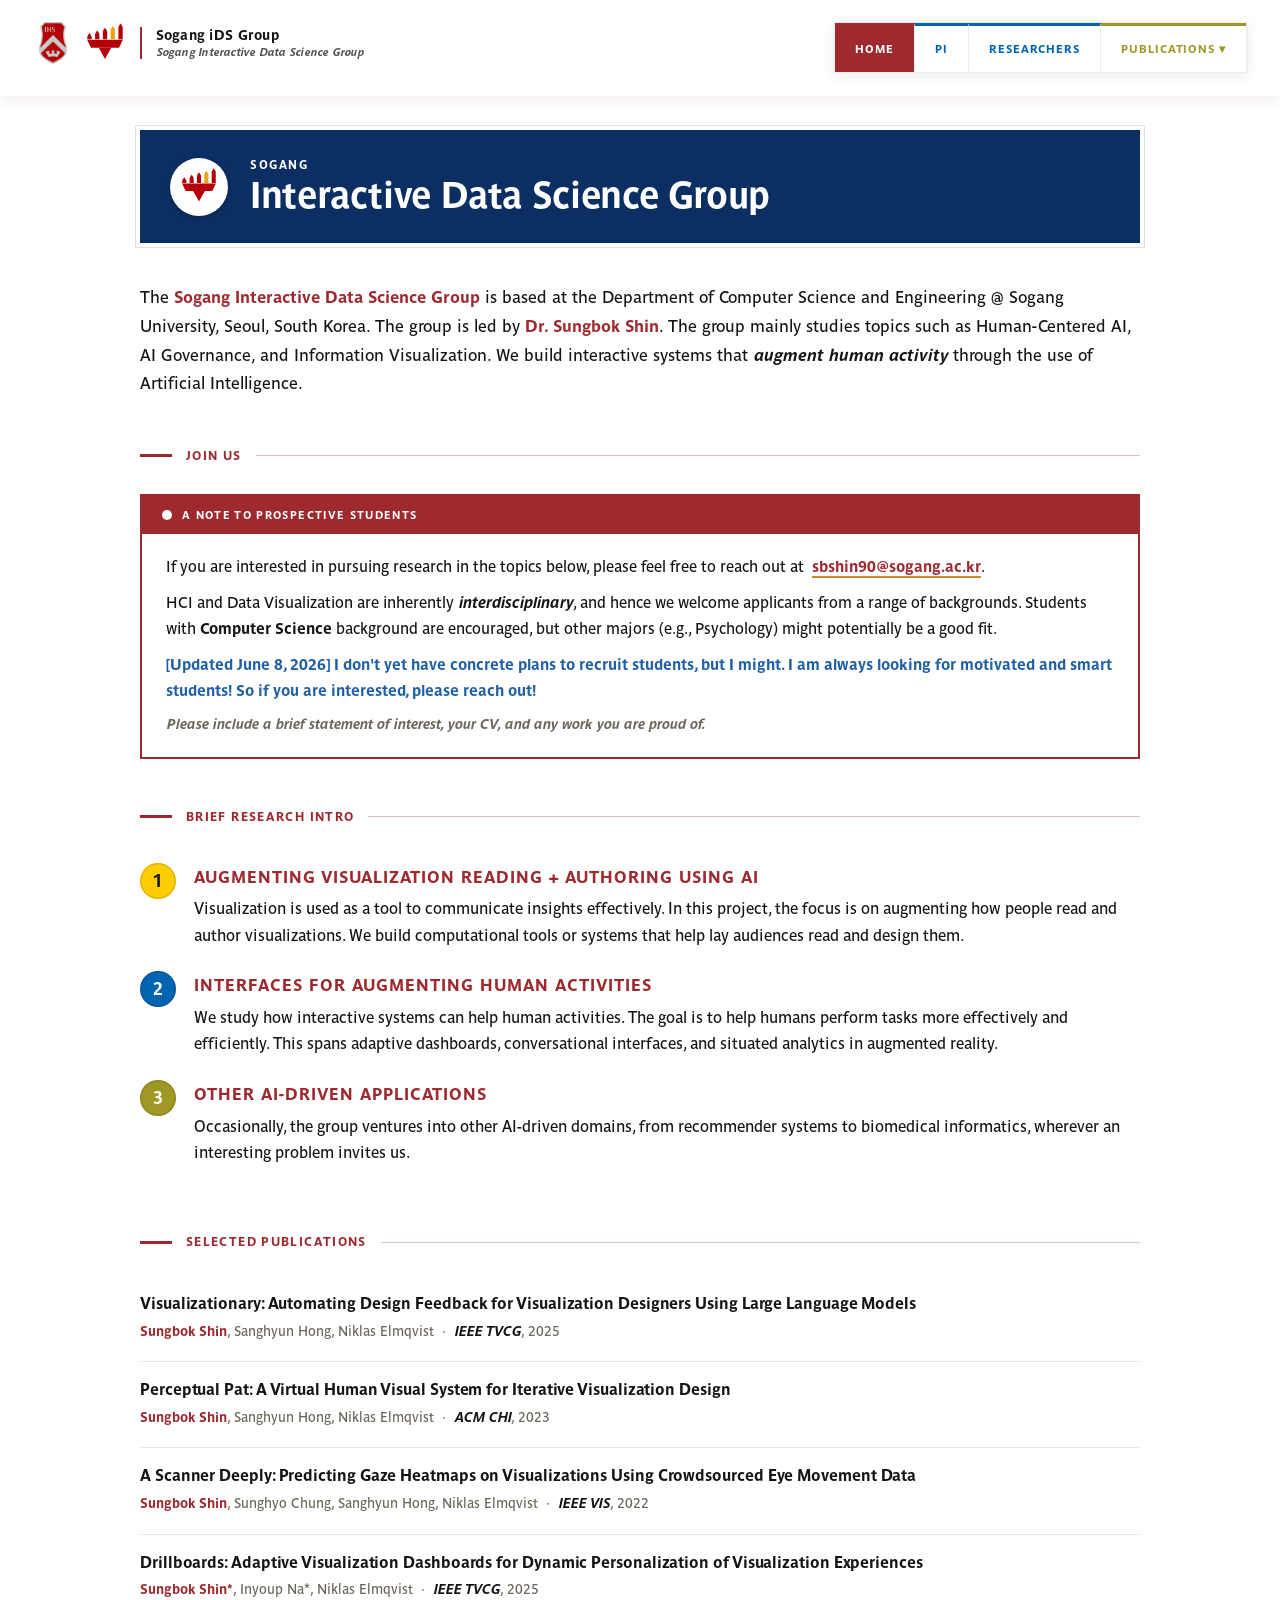
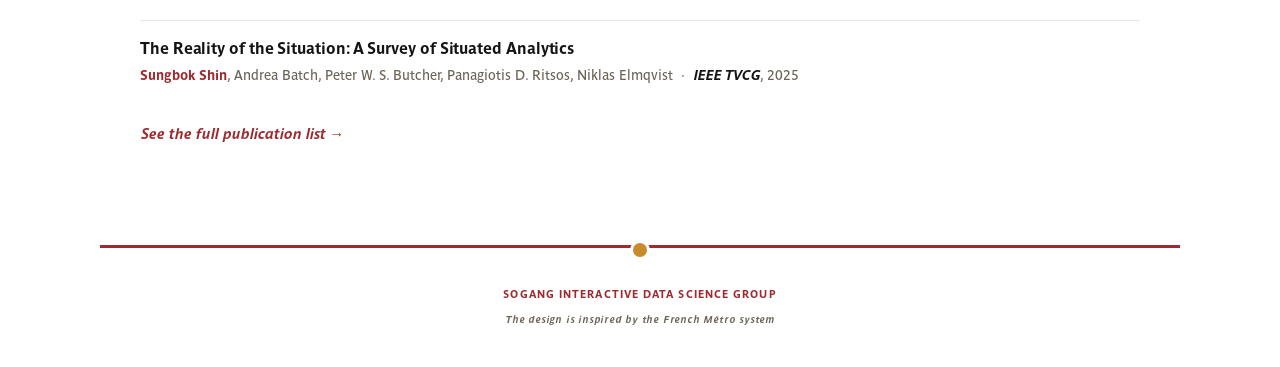
<file: index.html>
<!DOCTYPE html>
<html lang="en">
<head>
  <meta charset="UTF-8">
  <meta name="viewport" content="width=device-width, initial-scale=1.0">
  <title>Sogang iDS Group</title>
  <meta name="description" content="Sogang Interactive Data Science Group — Research on Data Visualization, Human-Centered AI, and Augmented Interfaces at Sogang University.">
  <link rel="stylesheet" href="assets/style.css">
</head>
<body>

  <!-- ===== Fixed top header band (cream background) ===== -->
  <div class="top-header-bar"></div>

  <!-- ===== Site identifier (top-left) ===== -->
  <div class="site-identifier">
    <div class="sogang-mark">
      <img src="assets/sogang-logo.png" alt="Sogang University">
    </div>
    <div class="logo-mark">
      <img src="assets/logo-torch.svg" alt="Sogang iDS Group">
    </div>
    <div class="logo-divider"></div>
    <div class="lockup">
      <div class="lockup-main">Sogang iDS Group</div>
      <div class="lockup-sub">Sogang Interactive Data Science Group</div>
    </div>
  </div>

  <!-- ===== Top-Right Navigation (Paris Métro panel) ===== -->
  <nav class="top-nav">
    <a href="index.html" class="nav-home active">Home</a>
    <a href="pi.html" class="nav-members">PI</a>
    <a href="researchers.html" class="nav-members">Researchers</a>
    <div class="has-dropdown">
      <button class="dropdown-toggle nav-pubs" aria-haspopup="true" aria-expanded="false">Publications &#9662;</button>
      <div class="dropdown">
        <a href="publications-full.html" class="nav-pubs">Full Papers &amp; Journals</a>
        <a href="publications-workshop.html" class="nav-pubs">Short / Workshop / Posters / Korean</a>
      </div>
    </div>
  </nav>

  <!-- ===== MAIN ===== -->
  <main>

    <header class="page-header">
      <div class="station-sign station-sign--major">
        <div class="station-line"><img src="assets/logo-torch.svg" alt="Sogang iDS logo" class="station-line-icon"></div>
        <div class="station-name">
          <div class="kicker">Sogang</div>
          <h2>Interactive Data Science Group</h2>
        </div>
      </div>
    </header>

    <p class="lead">
      The <strong>Sogang Interactive Data Science Group</strong> is based at the Department of Computer Science and Engineering @ Sogang University, Seoul, South Korea. The group is led by <strong>Dr. Sungbok Shin</strong>. The group mainly studies topics such as Human-Centered AI, AI Governance, and Information Visualization. We build interactive systems that <em>augment human activity</em> through the use of Artificial Intelligence.  
    </p>


      <div class="section-heading">Join Us</div>

    <div class="contact-box">
      <div class="contact-header">A Note to Prospective Students</div>
      <div class="contact-body">
        <p>
          If you are interested in pursuing research in the topics below, please feel free to reach out at &nbsp;<a href="mailto:sbshin90@sogang.ac.kr">sbshin90@sogang.ac.kr</a>.
        </p>
        <p>
          HCI and Data Visualization are inherently <em>interdisciplinary</em>, and hence we welcome applicants from a range of backgrounds. Students with <strong>Computer Science</strong> background are encouraged, but other majors (e.g., Psychology) might potentially be a good fit.
        </p>

        <p style="color: #1f5fa6; font-weight: 700;"> [Updated June 8, 2026] I don't yet have concrete plans to recruit students, but I might. I am always looking for motivated and smart students! So if you are interested, please reach out!</p>
        <p style="font-size: 0.88rem; color: var(--muted); font-style: italic;">
          Please include a brief statement of interest, your CV, and any work you are proud of.
        </p>
      </div>
    </div>

    <div class="section-heading"> Brief Research Intro</div>

    <ul class="research-list">
      <li>
        <strong> Augmenting Visualization Reading + Authoring using AI </strong>
        Visualization is used as a tool to communicate insights effectively. In this project, the focus is on augmenting how people read and author visualizations. We build computational tools or systems that help lay audiences read and design them.    </li>
      <li>
        <strong>Interfaces for Augmenting Human Activities</strong>
        We study how interactive systems can help human activities. The goal is to help humans perform tasks more effectively and efficiently. This spans adaptive dashboards, conversational interfaces, and situated analytics in augmented reality.
      </li>
      <li>
        <strong>Other AI-Driven Applications</strong>
        Occasionally, the group ventures into other AI-driven domains, from recommender systems to biomedical informatics, wherever an interesting problem invites us. 
      </li>
    </ul>

    <div class="section-heading">Selected Publications</div>

    <ul class="selected-pubs">
      <li>
        <div class="sel-pub-title">Visualizationary: Automating Design Feedback for Visualization Designers Using Large Language Models</div>
        <div class="sel-pub-meta">
          <span class="me">Sungbok Shin</span>, Sanghyun Hong, Niklas Elmqvist
          &nbsp;·&nbsp; <em>IEEE TVCG</em>, 2025
        </div>
      </li>

      <li>
        <div class="sel-pub-title">Perceptual Pat: A Virtual Human Visual System for Iterative Visualization Design</div>
        <div class="sel-pub-meta">
          <span class="me">Sungbok Shin</span>, Sanghyun Hong, Niklas Elmqvist
          &nbsp;·&nbsp; <em>ACM CHI</em>, 2023
        </div>
      </li>

      <li>
        <div class="sel-pub-title">A Scanner Deeply: Predicting Gaze Heatmaps on Visualizations Using Crowdsourced Eye Movement Data</div>
        <div class="sel-pub-meta">
          <span class="me">Sungbok Shin</span>, Sunghyo Chung, Sanghyun Hong, Niklas Elmqvist
          &nbsp;·&nbsp; <em>IEEE VIS</em>, 2022
        </div>
      </li>

      <li>
        <div class="sel-pub-title">Drillboards: Adaptive Visualization Dashboards for Dynamic Personalization of Visualization Experiences</div>
        <div class="sel-pub-meta">
          <span class="me">Sungbok Shin*</span>, Inyoup Na*, Niklas Elmqvist
          &nbsp;·&nbsp; <em>IEEE TVCG</em>, 2025
        </div>
      </li>

      <li>
        <div class="sel-pub-title">The Reality of the Situation: A Survey of Situated Analytics</div>
        <div class="sel-pub-meta">
          <span class="me">Sungbok Shin</span>, Andrea Batch, Peter W. S. Butcher, Panagiotis D. Ritsos, Niklas Elmqvist
          &nbsp;·&nbsp; <em>IEEE TVCG</em>, 2025
        </div>
      </li>



    </ul>

    <p class="see-all-pubs">
      <a href="publications-full.html">See the full publication list &rarr;</a>
    </p>

  </main>

  <footer>
    <div class="footer-main">Sogang Interactive Data Science Group</div>
    <div class="footer-sub">The design is inspired by the French Métro system</div>
  </footer>


  <script src="assets/nav.js"></script>
</body>
</html>
</file>
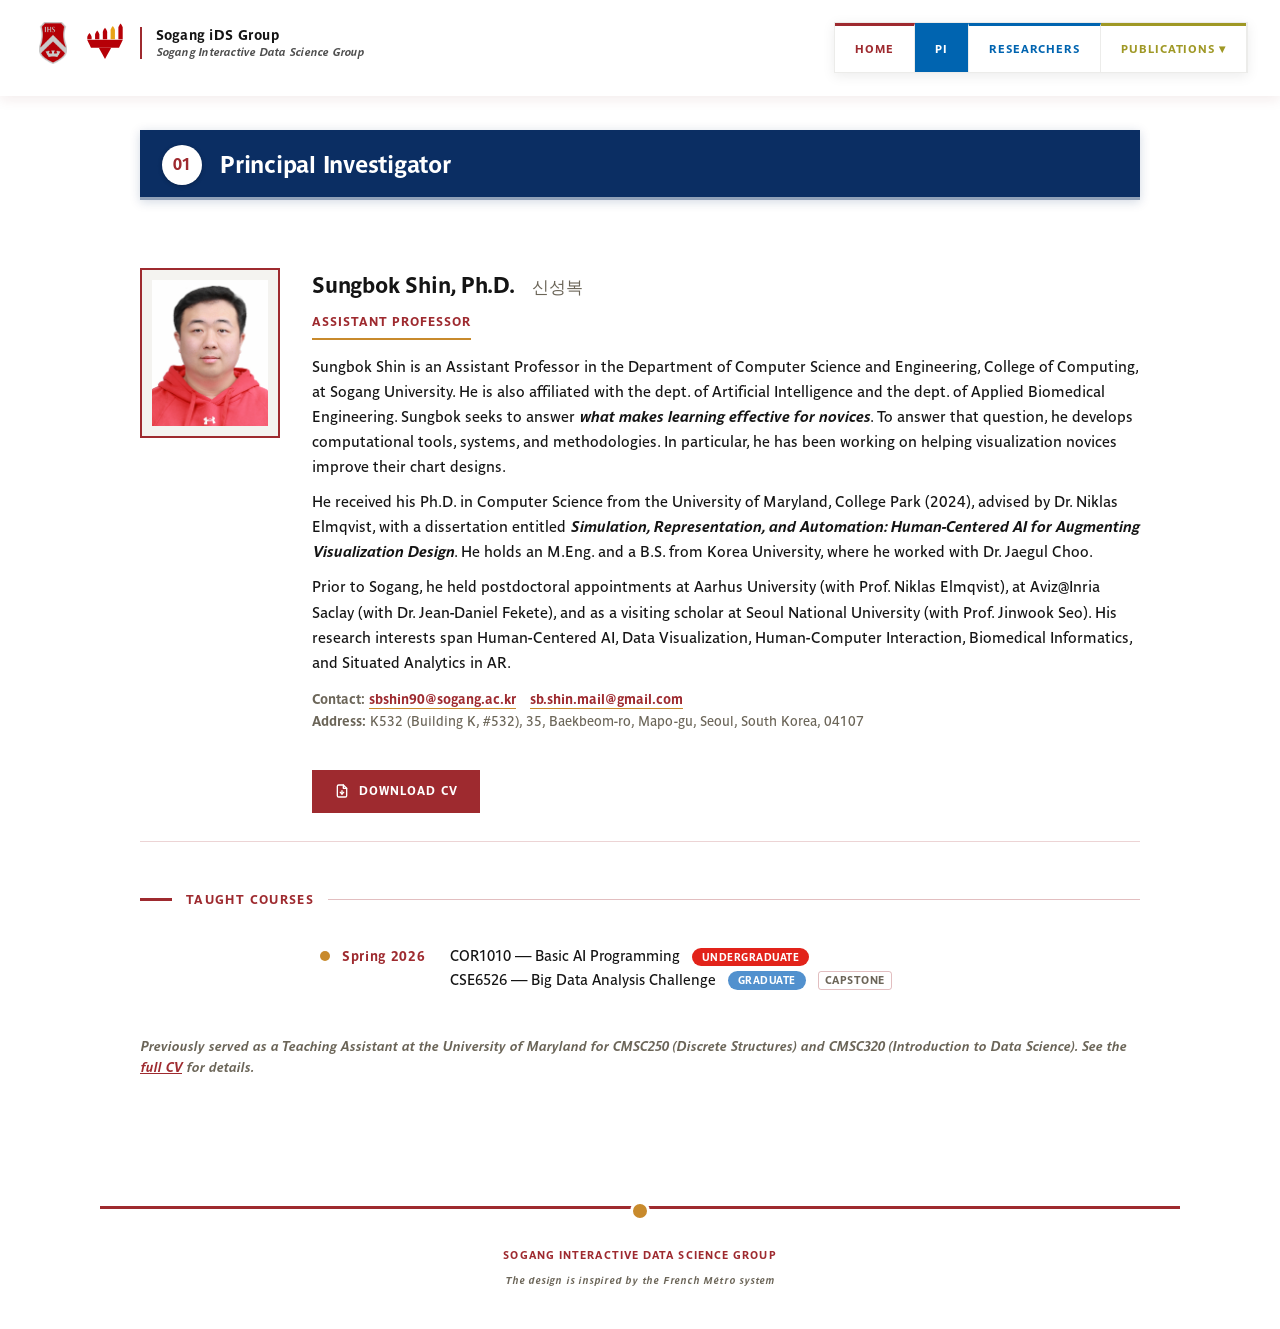
<file: pi.html>
<!DOCTYPE html>
<html lang="en">
<head>
  <meta charset="UTF-8">
  <meta name="viewport" content="width=device-width, initial-scale=1.0">
  <title>PI — Sogang iDS Group</title>
  <link rel="stylesheet" href="assets/style.css">
</head>
<body>

  <!-- ===== Fixed top header band (cream background) ===== -->
  <div class="top-header-bar"></div>

  <!-- ===== Site identifier (top-left) ===== -->
  <div class="site-identifier">
    <div class="sogang-mark">
      <img src="assets/sogang-logo.png" alt="Sogang University">
    </div>
    <div class="logo-mark">
      <img src="assets/logo-torch.svg" alt="Sogang iDS Group">
    </div>
    <div class="logo-divider"></div>
    <div class="lockup">
      <div class="lockup-main">Sogang iDS Group</div>
      <div class="lockup-sub">Sogang Interactive Data Science Group</div>
    </div>
  </div>

  <!-- ===== Top-Right Navigation (Paris Métro panel) ===== -->
  <nav class="top-nav">
    <a href="index.html" class="nav-home">Home</a>
    <a href="pi.html" class="nav-members active">PI</a>
    <a href="researchers.html" class="nav-members">Researchers</a>
    <div class="has-dropdown">
      <button class="dropdown-toggle nav-pubs" aria-haspopup="true" aria-expanded="false">Publications &#9662;</button>
      <div class="dropdown">
        <a href="publications-full.html" class="nav-pubs">Full Papers &amp; Journals</a>
        <a href="publications-workshop.html" class="nav-pubs">Short / Workshop / Posters / Korean</a>
      </div>
    </div>
  </nav>

  <main>

    <header class="page-header">
      <div class="station-sign">
        <div class="station-line">01</div>
        <div class="station-name">
          <h2>Principal Investigator</h2>
        </div>
      </div>
    </header>

    <div class="member-card">
      <div class="member-photo">
        <img src="assets/sungbok.jpg" alt="Sungbok Shin"
             onerror="this.style.display='none'; this.parentElement.innerHTML='Photograph<br>Forthcoming';">
      </div>
      <div class="member-info">
        <h3>Sungbok Shin, Ph.D. &nbsp;<span class="ko" style="font-size: 1.05rem; color: var(--muted); font-weight: 400;">신성복</span></h3>
        <div class="title">Assistant Professor</div>

        <p class="bio">
          Sungbok Shin is an Assistant Professor in the Department of Computer Science and Engineering, College of Computing, at Sogang University. He is also affiliated with the dept. of Artificial Intelligence and the dept. of Applied Biomedical Engineering. 
        Sungbok seeks to answer <em>what makes learning effective for novices</em>. To answer that question, he develops computational tools, systems, and methodologies. In particular, he has been working on helping visualization novices improve their chart designs.  </p>

        <p class="bio">
          He received his Ph.D. in Computer Science from the University of Maryland, College Park (2024), advised by Dr. Niklas Elmqvist, with a dissertation entitled <em>Simulation, Representation, and Automation: Human-Centered AI for Augmenting Visualization Design</em>. He holds an M.Eng. and a B.S. from Korea University, where he worked with Dr. Jaegul Choo.
        </p>

        <p class="bio">
          Prior to Sogang, he held postdoctoral appointments at Aarhus University (with Prof. Niklas Elmqvist), at Aviz@Inria Saclay (with Dr. Jean-Daniel Fekete), and as a visiting scholar at Seoul National University (with Prof. Jinwook Seo). His research interests span Human-Centered AI, Data Visualization, Human-Computer Interaction, Biomedical Informatics, and Situated Analytics in AR.
        </p>

        <div class="links">
          <strong>Contact:</strong>
          <a href="mailto:sbshin90@sogang.ac.kr">sbshin90@sogang.ac.kr</a><a href="mailto:sb.shin.mail@gmail.com">sb.shin.mail@gmail.com</a>
          <p><strong>Address:</strong> K532 (Building K, #532), 35, Baekbeom-ro, Mapo-gu, Seoul, South Korea, 04107</p>
          <br>
          <a href="cv/curriculum_vitae_sungbokshin.pdf" class="cv-download" target="_blank">
            <svg class="cv-icon" viewBox="0 0 24 24" width="16" height="16" aria-hidden="true" fill="none" stroke="currentColor" stroke-width="2" stroke-linecap="round" stroke-linejoin="round">
              <path d="M14 3H7a2 2 0 0 0-2 2v14a2 2 0 0 0 2 2h10a2 2 0 0 0 2-2V8z"/>
              <path d="M14 3v5h5"/>
              <path d="M12 11.5v5"/>
              <path d="M9.5 14l2.5 2.5 2.5-2.5"/>
            </svg>
            Download CV
          </a>
        </div>
      </div>
    </div>

    <div class="section-heading">Taught Courses</div>

    <ul class="honours-list courses-list">
      <!-- EDITOR'S NOTE: Group courses BY SEMESTER. Each <li> is one semester.
           To add a semester, copy a <li> block. List each course on its own
           <span class="course"> line.

           LEVEL TAG — add ONE of these inside the course
           (Undergraduate = RER A red, Graduate = RER B blue):
             <span class="course-level ug" title="Undergraduate course">Undergraduate</span>
             <span class="course-level grad" title="Graduate course">Graduate</span>
           Extra labels (Capstone, etc.) go in <span class="course-tag">.

        <li>
          <span class="year">Fall 2026</span>
          <div class="course-items">
            <span class="course">CSExxxx — Course Name <span class="course-level ug" title="Undergraduate course">Undergraduate</span></span>
          </div>
        </li>
      -->

      <li>
        <span class="year">Spring 2026</span>
        <div class="course-items">
          <span class="course">COR1010 — Basic AI Programming
            <span class="course-level ug" title="Undergraduate course">Undergraduate</span>
          </span>
          <span class="course">CSE6526 — Big Data Analysis Challenge
            <span class="course-level grad" title="Graduate course">Graduate</span>
            <span class="course-tag">Capstone</span>
          </span>
        </div>
      </li>

      <!-- ▼ NEXT SEMESTER EXAMPLE — when Fall 2026 is assigned, delete the two
           comment lines (this one and the closing one) to make the block live.
      <li>
        <span class="year">Fall 2026</span>
        <div class="course-items">
          <span class="course">CSExxxx — Undergraduate Course Name
            <span class="course-level ug" title="Undergraduate course">Undergraduate</span>
          </span>
          <span class="course">CSExxxx — Graduate Course Name
            <span class="course-level grad" title="Graduate course">Graduate</span>
          </span>
        </div>
      </li>
      -->
    </ul>

    <br><br>
    <p style="font-size: 0.82rem; color: var(--muted); font-style: italic; margin-top: -16px; margin-bottom: 28px; padding-left: 0;">
      Previously served as a Teaching Assistant at the University of Maryland for CMSC250 (Discrete Structures) and CMSC320 (Introduction to Data Science). See the <a href="cv/curriculum_vitae_sungbokshin.pdf" style="color: var(--pantone-red);" target="_blank">full CV</a> for details.
    </p>


  </main>

  <footer>
    <div class="footer-main">Sogang Interactive Data Science Group</div>
    <div class="footer-sub">The design is inspired by the French Métro system</div>
  </footer>


  <script src="assets/nav.js"></script>
</body>
</html>
</file>
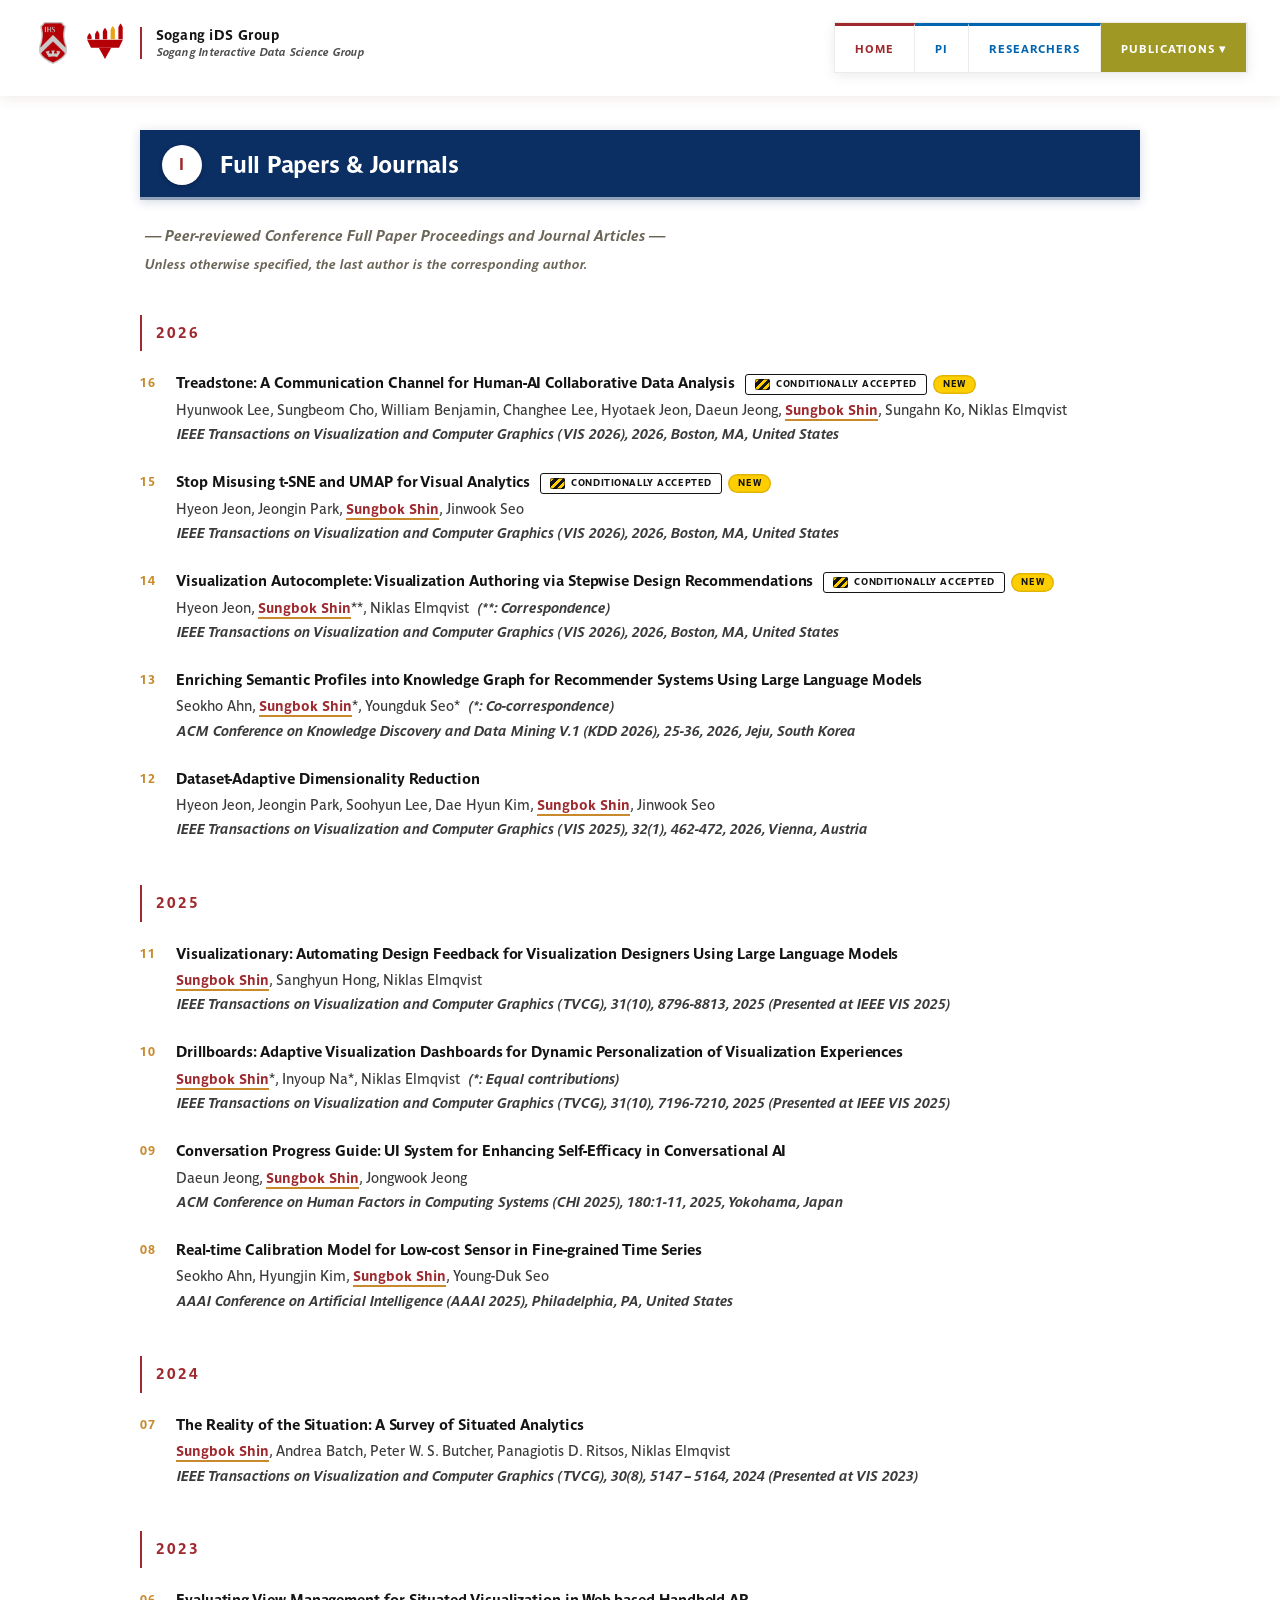
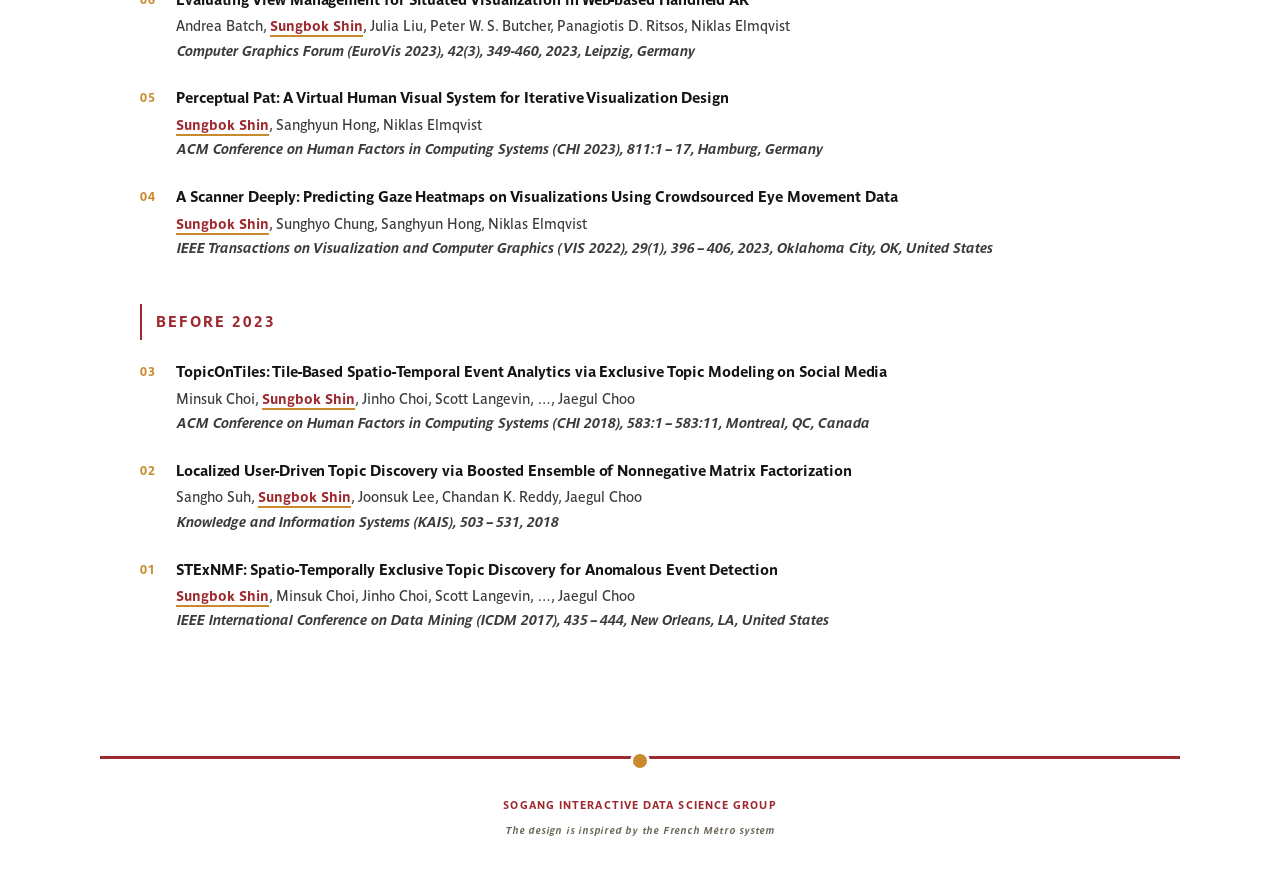
<file: publications-full.html>
<!DOCTYPE html>
<html lang="en">
<head>
  <meta charset="UTF-8">
  <meta name="viewport" content="width=device-width, initial-scale=1.0">
  <title>Full Papers &amp; Journals — Sogang iDS Group</title>
  <link rel="stylesheet" href="assets/style.css">
</head>
<body>

  <!-- ===== Fixed top header band (cream background) ===== -->
  <div class="top-header-bar"></div>

  <!-- ===== Site identifier (top-left) ===== -->
  <div class="site-identifier">
    <div class="sogang-mark">
      <img src="assets/sogang-logo.png" alt="Sogang University">
    </div>
    <div class="logo-mark">
      <img src="assets/logo-torch.svg" alt="Sogang iDS Group">
    </div>
    <div class="logo-divider"></div>
    <div class="lockup">
      <div class="lockup-main">Sogang iDS Group</div>
      <div class="lockup-sub">Sogang Interactive Data Science Group</div>
    </div>
  </div>

  <!-- ===== Top-Right Navigation (Paris Métro panel) ===== -->
  <nav class="top-nav">
    <a href="index.html" class="nav-home">Home</a>
    <a href="pi.html" class="nav-members">PI</a>
    <a href="researchers.html" class="nav-members">Researchers</a>
    <div class="has-dropdown">
      <button class="dropdown-toggle nav-pubs active-parent" aria-haspopup="true" aria-expanded="false">Publications &#9662;</button>
      <div class="dropdown">
        <a href="publications-full.html" class="nav-pubs active">Full Papers &amp; Journals</a>
        <a href="publications-workshop.html" class="nav-pubs">Short / Workshop / Posters / Korean</a>
      </div>
    </div>
  </nav>

  <main>

    <header class="page-header">
      <div class="station-sign">
        <div class="station-line">I</div>
        <div class="station-name">
          <h2>Full Papers &amp; Journals</h2>
        </div>
      </div>
      <p class="page-subtitle">— Peer-reviewed Conference Full Paper Proceedings and Journal Articles —</p>
      <p class="corr-note">Unless otherwise specified, the last author is the corresponding author.</p>
    </header>

    <!-- ============================================================
         EDITOR'S NOTE (for the author):

         To ADD a new publication, copy one of the <div class="publication">
         blocks below and paste it under the correct year.

         STRUCTURE:
           <div class="publication">
             <span class="pub-title">Title of the Paper <span class="pub-flags"><span class="cond-badge" title="Conditionally accepted — revisions in progress">Conditionally Accepted</span><span class="new-badge" title="New">New</span></span></span>
             <div class="pub-authors">
               Author One, <span class="me">Sungbok Shin</span>, Author Three
             </div>
             <div class="pub-venue">
               Venue Name (YEAR), City, Country
             </div>
             <div class="pub-links">             (OPTIONAL)
               <a href="pdf/paper.pdf">PDF</a>
               <a href="#">DOI</a>
             </div>
           </div>

         Wrap your own name in <span class="me">...</span>.
         The yellow Métro Line 1 "New" badge is OPTIONAL — drop the
         <span class="new-badge">New</span> once a paper is no longer new.
         Remember to bump `counter-reset: pub N` in style.css (.pub-list)
         to (total papers + 1) whenever you add or remove a paper.
         ============================================================ -->

    <div class="pub-list">

      <!-- ====== 2026 ====== -->
      <div class="pub-year">2026</div>

      <div class="publication">
        <span class="pub-title">Treadstone: A Communication Channel for Human-AI Collaborative Data Analysis <span class="pub-flags"><span class="cond-badge" title="Conditionally accepted — revisions in progress">Conditionally Accepted</span><span class="new-badge" title="New">New</span></span></span>
        <div class="pub-authors">
          Hyunwook Lee, Sungbeom Cho, William Benjamin, Changhee Lee, Hyotaek Jeon, Daeun Jeong, <span class="me">Sungbok Shin</span>, Sungahn Ko, Niklas Elmqvist
        </div>
        <div class="pub-venue">
          IEEE Transactions on Visualization and Computer Graphics (VIS 2026), 2026, Boston, MA, United States
        </div>
      </div>

      <div class="publication">
        <span class="pub-title">Stop Misusing t-SNE and UMAP for Visual Analytics <span class="pub-flags"><span class="cond-badge" title="Conditionally accepted — revisions in progress">Conditionally Accepted</span><span class="new-badge" title="New">New</span></span></span>
        <div class="pub-authors">
          Hyeon Jeon, Jeongin Park, <span class="me">Sungbok Shin</span>, Jinwook Seo
        </div>
        <div class="pub-venue">
          IEEE Transactions on Visualization and Computer Graphics (VIS 2026), 2026, Boston, MA, United States
        </div>
      </div>

      <div class="publication">
        <span class="pub-title">Visualization Autocomplete: Visualization Authoring via Stepwise Design Recommendations <span class="pub-flags"><span class="cond-badge" title="Conditionally accepted — revisions in progress">Conditionally Accepted</span><span class="new-badge" title="New">New</span></span></span>
        <div class="pub-authors">
          Hyeon Jeon, <span class="me">Sungbok Shin</span>**, Niklas Elmqvist &nbsp;<em>(**: Correspondence)</em>
        </div>
        <div class="pub-venue">
          IEEE Transactions on Visualization and Computer Graphics (VIS 2026), 2026, Boston, MA, United States
        </div>
      </div>

      <div class="publication">
        <span class="pub-title">Enriching Semantic Profiles into Knowledge Graph for Recommender Systems Using Large Language Models</span>
        <div class="pub-authors">
          Seokho Ahn, <span class="me">Sungbok Shin</span>*, Youngduk Seo* &nbsp;<em>(*: Co-correspondence)</em>
        </div>
        <div class="pub-venue">
          ACM Conference on Knowledge Discovery and Data Mining V.1 (KDD 2026), 25-36, 2026, Jeju, South Korea
        </div>
      </div>

      <div class="publication">
        <span class="pub-title">Dataset-Adaptive Dimensionality Reduction</span>
        <div class="pub-authors">
          Hyeon Jeon, Jeongin Park, Soohyun Lee, Dae Hyun Kim, <span class="me">Sungbok Shin</span>, Jinwook Seo
        </div>
        <div class="pub-venue">
          IEEE Transactions on Visualization and Computer Graphics (VIS 2025), 32(1), 462-472, 2026, Vienna, Austria 
        </div>
      </div>

      <!-- ====== 2025 ====== -->
      <div class="pub-year">2025</div>


      <div class="publication">
        <span class="pub-title">Visualizationary: Automating Design Feedback for Visualization Designers Using Large Language Models</span>
        <div class="pub-authors">
          <span class="me">Sungbok Shin</span>, Sanghyun Hong, Niklas Elmqvist
        </div>
        <div class="pub-venue">
          IEEE Transactions on Visualization and Computer Graphics (TVCG), 31(10), 8796-8813, 2025 (Presented at IEEE VIS 2025)
        </div>
      </div>

      <div class="publication">
        <span class="pub-title">Drillboards: Adaptive Visualization Dashboards for Dynamic Personalization of Visualization Experiences</span>
        <div class="pub-authors">
          <span class="me">Sungbok Shin</span>*, Inyoup Na*, Niklas Elmqvist &nbsp;<em>(*: Equal contributions)</em>
        </div>
        <div class="pub-venue">
          IEEE Transactions on Visualization and Computer Graphics (TVCG), 31(10), 7196-7210, 2025 (Presented at IEEE VIS 2025)
        </div>
      </div>

      <div class="publication">
        <span class="pub-title">Conversation Progress Guide: UI System for Enhancing Self-Efficacy in Conversational AI</span>
        <div class="pub-authors">
          Daeun Jeong, <span class="me">Sungbok Shin</span>, Jongwook Jeong
        </div>
        <div class="pub-venue">
          ACM Conference on Human Factors in Computing Systems (CHI 2025), 180:1-11, 2025, Yokohama, Japan
        </div>
      </div>

      <div class="publication">
        <span class="pub-title">Real-time Calibration Model for Low-cost Sensor in Fine-grained Time Series</span>
        <div class="pub-authors">
          Seokho Ahn, Hyungjin Kim, <span class="me">Sungbok Shin</span>, Young-Duk Seo
        </div>
        <div class="pub-venue">
          AAAI Conference on Artificial Intelligence (AAAI 2025), Philadelphia, PA, United States
        </div>
      </div>

      <!-- ====== 2024 ====== -->
      <div class="pub-year">2024</div>

      <div class="publication">
        <span class="pub-title">The Reality of the Situation: A Survey of Situated Analytics</span>
        <div class="pub-authors">
          <span class="me">Sungbok Shin</span>, Andrea Batch, Peter W. S. Butcher, Panagiotis D. Ritsos, Niklas Elmqvist
        </div>
        <div class="pub-venue">
          IEEE Transactions on Visualization and Computer Graphics (TVCG), 30(8), 5147–5164, 2024 (Presented at VIS 2023)
        </div>
      </div>

      <!-- ====== 2023 ====== -->
      <div class="pub-year">2023</div>

      <div class="publication">
        <span class="pub-title">Evaluating View Management for Situated Visualization in Web-based Handheld AR</span>
        <div class="pub-authors">
          Andrea Batch, <span class="me">Sungbok Shin</span>, Julia Liu, Peter W. S. Butcher, Panagiotis D. Ritsos, Niklas Elmqvist
        </div>
        <div class="pub-venue">
          Computer Graphics Forum (EuroVis 2023), 42(3), 349-460, 2023, Leipzig, Germany
        </div>
      </div>

      <div class="publication">
        <span class="pub-title">Perceptual Pat: A Virtual Human Visual System for Iterative Visualization Design</span>
        <div class="pub-authors">
          <span class="me">Sungbok Shin</span>, Sanghyun Hong, Niklas Elmqvist
        </div>
        <div class="pub-venue">
          ACM Conference on Human Factors in Computing Systems (CHI 2023), 811:1–17, Hamburg, Germany
        </div>
      </div>

      <div class="publication">
        <span class="pub-title">A Scanner Deeply: Predicting Gaze Heatmaps on Visualizations Using Crowdsourced Eye Movement Data</span>
        <div class="pub-authors">
          <span class="me">Sungbok Shin</span>, Sunghyo Chung, Sanghyun Hong, Niklas Elmqvist
        </div>
        <div class="pub-venue">
          IEEE Transactions on Visualization and Computer Graphics (VIS 2022), 29(1), 396–406, 2023, Oklahoma City, OK, United States
        </div>
      </div>

      <!-- ====== Before 2023 ====== -->
      <div class="pub-year">Before 2023</div>

      <div class="publication">
        <span class="pub-title">TopicOnTiles: Tile-Based Spatio-Temporal Event Analytics via Exclusive Topic Modeling on Social Media</span>
        <div class="pub-authors">
          Minsuk Choi, <span class="me">Sungbok Shin</span>, Jinho Choi, Scott Langevin, &hellip;, Jaegul Choo
        </div>
        <div class="pub-venue">
          ACM Conference on Human Factors in Computing Systems (CHI 2018), 583:1–583:11, Montreal, QC, Canada
        </div>
      </div>

      <div class="publication">
        <span class="pub-title">Localized User-Driven Topic Discovery via Boosted Ensemble of Nonnegative Matrix Factorization</span>
        <div class="pub-authors">
          Sangho Suh, <span class="me">Sungbok Shin</span>, Joonsuk Lee, Chandan K. Reddy, Jaegul Choo
        </div>
        <div class="pub-venue">
          Knowledge and Information Systems (KAIS), 503–531, 2018
        </div>
      </div>

      <div class="publication">
        <span class="pub-title">STExNMF: Spatio-Temporally Exclusive Topic Discovery for Anomalous Event Detection</span>
        <div class="pub-authors">
          <span class="me">Sungbok Shin</span>, Minsuk Choi, Jinho Choi, Scott Langevin, &hellip;, Jaegul Choo
        </div>
        <div class="pub-venue">
          IEEE International Conference on Data Mining (ICDM 2017), 435–444, New Orleans, LA, United States
        </div>
      </div>

    </div>

  </main>

  <footer>
    <div class="footer-main">Sogang Interactive Data Science Group</div>
    <div class="footer-sub">The design is inspired by the French Métro system</div>
  </footer>

  <script src="assets/nav.js"></script>
</body>
</html>
</file>
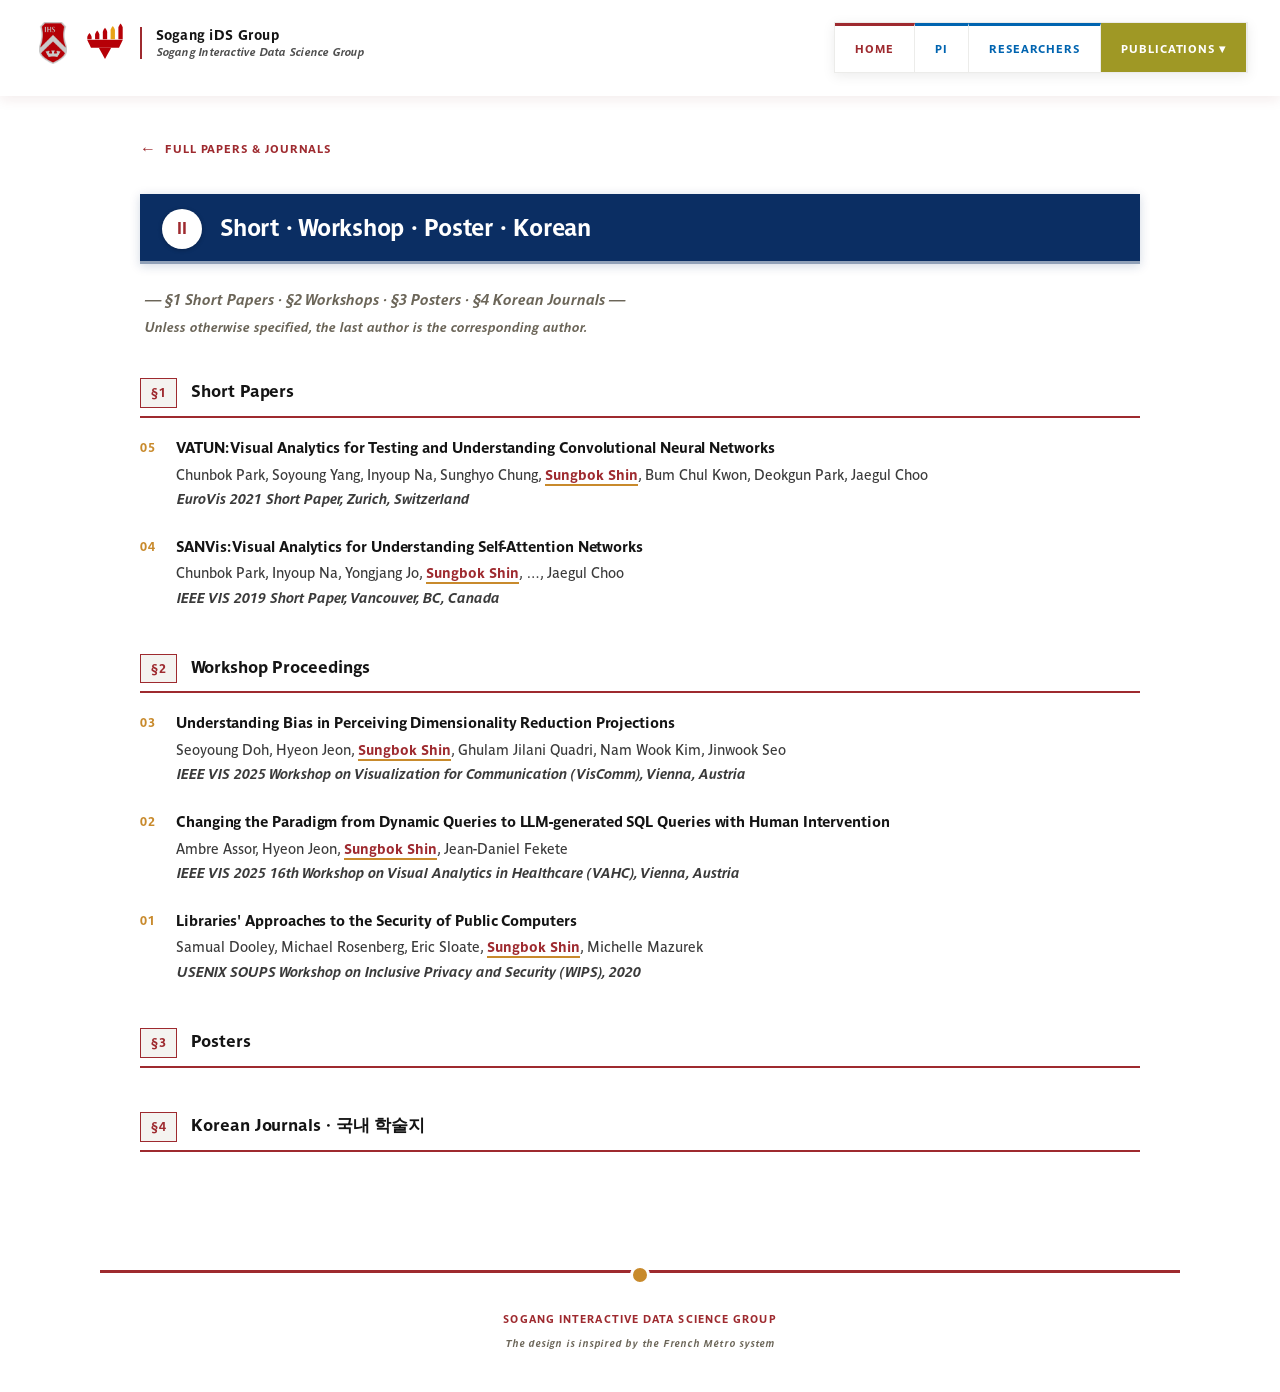
<file: publications-workshop.html>
<!DOCTYPE html>
<html lang="en">
<head>
  <meta charset="UTF-8">
  <meta name="viewport" content="width=device-width, initial-scale=1.0">
  <title>Short Papers · Workshops · Posters · Korean Journals — Sogang iDS Group</title>
  <link rel="stylesheet" href="assets/style.css">
</head>
<body>

  <!-- ===== Fixed top header band (cream background) ===== -->
  <div class="top-header-bar"></div>

  <!-- ===== Site identifier (top-left) ===== -->
  <div class="site-identifier">
    <div class="sogang-mark">
      <img src="assets/sogang-logo.png" alt="Sogang University">
    </div>
    <div class="logo-mark">
      <img src="assets/logo-torch.svg" alt="Sogang iDS Group">
    </div>
    <div class="logo-divider"></div>
    <div class="lockup">
      <div class="lockup-main">Sogang iDS Group</div>
      <div class="lockup-sub">Sogang Interactive Data Science Group</div>
    </div>
  </div>

  <!-- ===== Top-Right Navigation (Paris Métro panel) ===== -->
  <nav class="top-nav">
    <a href="index.html" class="nav-home">Home</a>
    <a href="pi.html" class="nav-members">PI</a>
    <a href="researchers.html" class="nav-members">Researchers</a>
    <div class="has-dropdown">
      <button class="dropdown-toggle nav-pubs active-parent" aria-haspopup="true" aria-expanded="false">Publications &#9662;</button>
      <div class="dropdown">
        <a href="publications-full.html" class="nav-pubs">Full Papers &amp; Journals</a>
        <a href="publications-workshop.html" class="nav-pubs active">Short / Workshop / Posters / Korean</a>
      </div>
    </div>
  </nav>

  <main>

    <a href="publications-full.html" class="back-link">Full Papers &amp; Journals</a>

    <header class="page-header">
      <div class="station-sign">
        <div class="station-line">II</div>
        <div class="station-name">
          <h2>Short · Workshop · Poster · Korean</h2>
        </div>
      </div>
      <p class="page-subtitle">— §1 Short Papers &middot; §2 Workshops &middot; §3 Posters &middot; §4 Korean Journals —</p>
      <p class="corr-note">Unless otherwise specified, the last author is the corresponding author.</p>
    </header>

    <div class="pub-list workshop-list">

      <!-- ============================================================
           §1 · SHORT PAPERS
           ============================================================ -->
      <div class="subsection-heading">
        <span class="subsection-number">§1</span>
        <span class="subsection-label">Short Papers</span>
      </div>

      <div class="publication">
        <span class="pub-title">VATUN: Visual Analytics for Testing and Understanding Convolutional Neural Networks</span>
        <div class="pub-authors">
          Chunbok Park, Soyoung Yang, Inyoup Na, Sunghyo Chung, <span class="me">Sungbok Shin</span>, Bum Chul Kwon, Deokgun Park, Jaegul Choo
        </div>
        <div class="pub-venue">
          EuroVis 2021 Short Paper, Zurich, Switzerland
        </div>
      </div>

      <div class="publication">
        <span class="pub-title">SANVis: Visual Analytics for Understanding Self-Attention Networks</span>
        <div class="pub-authors">
          Chunbok Park, Inyoup Na, Yongjang Jo, <span class="me">Sungbok Shin</span>, &hellip;, Jaegul Choo
        </div>
        <div class="pub-venue">
          IEEE VIS 2019 Short Paper, Vancouver, BC, Canada
        </div>
      </div>

      <!-- ============================================================
           §2 · WORKSHOP PROCEEDINGS
           ============================================================ -->
      <div class="subsection-heading">
        <span class="subsection-number">§2</span>
        <span class="subsection-label">Workshop Proceedings</span>
      </div>

      <div class="publication">
        <span class="pub-title">Understanding Bias in Perceiving Dimensionality Reduction Projections</span>
        <div class="pub-authors">
          Seoyoung Doh, Hyeon Jeon, <span class="me">Sungbok Shin</span>, Ghulam Jilani Quadri, Nam Wook Kim, Jinwook Seo
        </div>
        <div class="pub-venue">
          IEEE VIS 2025 Workshop on Visualization for Communication (VisComm), Vienna, Austria
        </div>
      </div>

      <div class="publication">
        <span class="pub-title">Changing the Paradigm from Dynamic Queries to LLM-generated SQL Queries with Human Intervention</span>
        <div class="pub-authors">
          Ambre Assor, Hyeon Jeon, <span class="me">Sungbok Shin</span>, Jean-Daniel Fekete
        </div>
        <div class="pub-venue">
          IEEE VIS 2025 16th Workshop on Visual Analytics in Healthcare (VAHC), Vienna, Austria
        </div>
      </div>

      <div class="publication">
        <span class="pub-title">Libraries' Approaches to the Security of Public Computers</span>
        <div class="pub-authors">
          Samual Dooley, Michael Rosenberg, Eric Sloate, <span class="me">Sungbok Shin</span>, Michelle Mazurek
        </div>
        <div class="pub-venue">
          USENIX SOUPS Workshop on Inclusive Privacy and Security (WIPS), 2020
        </div>
      </div>

      <!-- ============================================================
           §3 · POSTERS
           ============================================================ -->
      <div class="subsection-heading">
        <span class="subsection-number">§3</span>
        <span class="subsection-label">Posters</span>
      </div>

      <!-- TEMPLATE for a poster — copy, uncomment, and fill in:
      <div class="publication">
        <span class="pub-title">Poster Title</span>
        <div class="pub-authors">
          Author, <span class="me">Sungbok Shin</span>
        </div>
        <div class="pub-venue">
          IEEE VIS 2025 Poster, Vienna, Austria
        </div>
      </div>
      -->

      <!-- ============================================================
           §4 · KOREAN JOURNALS (국내 학술지)
           ============================================================ -->
      <div class="subsection-heading">
        <span class="subsection-number">§4</span>
        <span class="subsection-label">Korean Journals &middot; 국내 학술지</span>
      </div>

      <!-- TEMPLATE for a Korean journal — copy, uncomment, and fill in:
      <div class="publication">
        <span class="pub-title ko">논문 제목</span>
        <div class="pub-authors">
          저자1, <span class="me">Sungbok Shin</span>, 저자3
        </div>
        <div class="pub-venue ko">
          한국정보과학회 학술지, Vol. X, No. Y, 페이지, YYYY
        </div>
      </div>
      -->

    </div>

    <!-- ============================================================
         EDITOR'S NOTE:

         This page combines four publication types:
           · Short papers (conference short tracks)
           · Workshop papers
           · Posters
           · Korean / domestic journal articles

         Entries above are ordered by year, not by type. If you prefer
         type-grouped organization, you can insert sub-headings like:

           <h3 class="pub-subsection-heading">Posters</h3>

         Or use <div class="pub-year"> markers for years, as already done.

         Below is a TEMPLATE for a Korean journal entry — you can
         copy-paste and adjust:

         <div class="publication">
           <span class="pub-title">논문 제목</span>
           <div class="pub-authors">
             저자1, <span class="me">Sungbok Shin</span>, 저자3
           </div>
           <div class="pub-venue">
             한국정보과학회 학술지 Name, Vol. X, No. Y, YYYY
           </div>
         </div>

         For Posters, use "Poster" in the venue line:
         <div class="pub-venue">IEEE VIS 2025 Poster, Vienna, Austria</div>
         ============================================================ -->

  </main>

  <footer>
    <div class="footer-main">Sogang Interactive Data Science Group</div>
    <div class="footer-sub">The design is inspired by the French Métro system</div>
  </footer>

  <script src="assets/nav.js"></script>
</body>
</html>
</file>
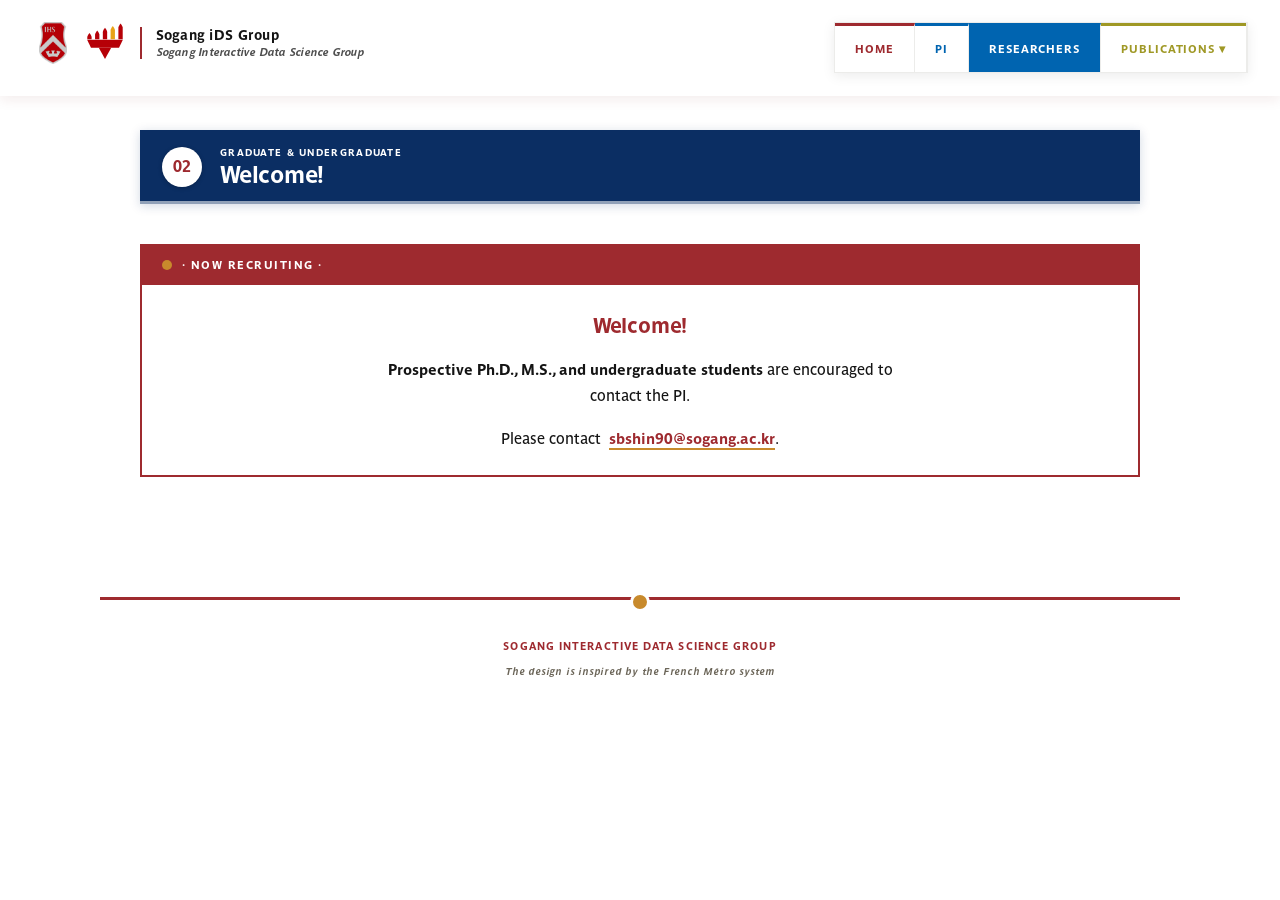
<file: researchers.html>
<!DOCTYPE html>
<html lang="en">
<head>
  <meta charset="UTF-8">
  <meta name="viewport" content="width=device-width, initial-scale=1.0">
  <title>Researchers — Sogang iDS Group</title>
  <link rel="stylesheet" href="assets/style.css">
</head>
<body>

  <!-- ===== Fixed top header band (cream background) ===== -->
  <div class="top-header-bar"></div>

  <!-- ===== Site identifier (top-left) ===== -->
  <div class="site-identifier">
    <div class="sogang-mark">
      <img src="assets/sogang-logo.png" alt="Sogang University">
    </div>
    <div class="logo-mark">
      <img src="assets/logo-torch.svg" alt="Sogang iDS Group">
    </div>
    <div class="logo-divider"></div>
    <div class="lockup">
      <div class="lockup-main">Sogang iDS Group</div>
      <div class="lockup-sub">Sogang Interactive Data Science Group</div>
    </div>
  </div>

  <!-- ===== Top-Right Navigation (Paris Métro panel) ===== -->
  <nav class="top-nav">
    <a href="index.html" class="nav-home">Home</a>
    <a href="pi.html" class="nav-members">PI</a>
    <a href="researchers.html" class="nav-members active">Researchers</a>
    <div class="has-dropdown">
      <button class="dropdown-toggle nav-pubs" aria-haspopup="true" aria-expanded="false">Publications &#9662;</button>
      <div class="dropdown">
        <a href="publications-full.html" class="nav-pubs">Full Papers &amp; Journals</a>
        <a href="publications-workshop.html" class="nav-pubs">Short / Workshop / Posters / Korean</a>
      </div>
    </div>
  </nav>

  <main>

    <header class="page-header">
      <div class="station-sign">
        <div class="station-line">02</div>
        <div class="station-name">
          <div class="kicker">Graduate &amp; Undergraduate</div>
          <h2>Welcome!</h2>
        </div>
      </div>
    </header>

    <div class="recruiting-notice">
      <div class="notice-top">· Now Recruiting ·</div>
      <div class="notice-body">
        <h3>Welcome!</h3>

        <p>
          <strong>Prospective Ph.D., M.S., and undergraduate students</strong> are encouraged to contact the PI.
        </p>
        <p style="margin-top: 18px;">
          Please contact &nbsp;<a href="mailto:sbshin90@sogang.ac.kr" style="color: var(--pantone-red); font-weight: 700; text-decoration: none; border-bottom: 2px solid var(--metro-green); padding-bottom: 1px;">sbshin90@sogang.ac.kr</a>.
        </p>
      </div>
    </div>


    <!-- ============================================
         FUTURE RESEARCHERS — copy the template below
         when adding a new researcher.

    <div class="member-card">
      <div class="member-photo">
        <img src="assets/person-name.jpg" alt="Name"
             onerror="this.style.display='none'; this.parentElement.innerHTML='Photograph<br>Forthcoming';">
      </div>
      <div class="member-info">
        <h3>Person Name</h3>
        <div class="title">Ph.D. Student · Since YYYY</div>
        <p class="bio">
          A short paragraph describing the researcher's interests and background.
        </p>
        <div class="links">
          <a href="mailto:name@sogang.ac.kr">Email</a>
          <a href="#" target="_blank">Website</a>
        </div>
      </div>
    </div>

         ============================================ -->

  </main>

  <footer>
    <div class="footer-main">Sogang Interactive Data Science Group</div>
    <div class="footer-sub">The design is inspired by the French Métro system</div>
  </footer>

  <script src="assets/nav.js"></script>
</body>
</html>
</file>
<file: assets/style.css>
/* ============================================
   Sogang Interactive Data Science Group
   Typography:   Parisine (primary) · Helvetica (fallback) · Gulim (Korean)
   Palette:      Paris Métro Blue + Green on cream
   Mood:         Paris Métro signage — calm, legible, functional
   ============================================ */

/* -----------------------------------------------
   Parisine font face declarations
   -----------------------------------------------
   Parisine font files are located at assets/fonts/.
   Currently using .otf format. If .woff2 versions are
   added later, append them to the src list for better
   performance on the web.
   ----------------------------------------------- */

@font-face {
  font-family: "Parisine";
  src: url("fonts/Parisine_Regular.otf") format("opentype");
  font-weight: 400;
  font-style: normal;
  font-display: swap;
}
@font-face {
  font-family: "Parisine";
  src: url("fonts/Parisine_Bold.otf") format("opentype");
  font-weight: 700;
  font-style: normal;
  font-display: swap;
}
@font-face {
  font-family: "Parisine";
  src: url("fonts/Parisine_Bold_Italic.otf") format("opentype");
  font-weight: 700;
  font-style: italic;
  font-display: swap;
}

:root {
  /* Primary — Sogang crimson · Pantone 704C */
  --pantone-red: #9E2A2F;
  --pantone-red-dark: #6F1A1E;
  --pantone-red-light: #BA3D42;

  /* Accent — warm amber/ember */
  --ember: #C88A2C;
  --ember-dark: #8c6018;

  /* Paris RER line colours (course-level tags) */
  --rer-a: #E2231A; /* RER A — red  → Undergraduate */
  --rer-b: #5291CE; /* RER B — blue → Graduate */

  /* Paris Métro line colours */
  --metro-1: #FFCE00; /* Line 1 — yellow */
  --metro-2: #0064B0; /* Line 2 — blue   */
  --metro-3: #9F9825; /* Line 3 — olive  */

  /* Legacy aliases (kept so older class names still resolve) */
  --metro-green: var(--ember);
  --metro-green-dark: var(--ember-dark);

  /* Paris Métro name-plaque navy — used for the title header only */
  --navy: #0B2E63;

  /* Paper tones — white base, light neutral panels */
  --cream: #f4f3f0;
  --paper: #ffffff;
  --paper-dark: #ececea;
  --ink: #141414;
  --ink-soft: #3a3a3a;
  --rule: #1a1a1a;
  --muted: #6b6558;
}

* {
  margin: 0;
  padding: 0;
  box-sizing: border-box;
}

html {
  font-size: 16px;
}

body {
  /* Parisine first — falls through to Helvetica if not loaded */
  font-family: "Parisine", "Helvetica Neue", "Helvetica", "Arial", "Gulim", "굴림", sans-serif;
  background-color: #fff;
  color: var(--ink);
  line-height: 1.6;
  min-height: 100vh;
}

:lang(ko), .ko {
  font-family: "Gulim", "굴림", "Malgun Gothic", sans-serif;
}

strong { font-weight: 700; }
em { font-style: italic; }

/* =====================
   Top Header Area
   Fixed band across the top that holds both the logo lockup
   (left) and the navigation bar (right). Its cream background
   ensures scrolled content never shows through.
   ===================== */
.top-header-bar {
  position: fixed;
  top: 0;
  left: 0;
  right: 0;
  height: 96px;
  background: var(--paper);
  z-index: 98;
  box-shadow: 0 4px 12px rgba(111, 26, 30, 0.08);
}

/* =====================
   Top-Right Floating Navigation
   Style: Paris Métro signage panel
   ===================== */
nav.top-nav {
  position: fixed;
  top: 22px;
  right: 32px;
  z-index: 100;
  display: flex;
  gap: 0;
  align-items: stretch;
  background: var(--paper);
  border: 1px solid var(--paper-dark);
  box-shadow: 0 3px 12px rgba(0, 0, 0, 0.08);
  overflow: visible;
}

nav.top-nav a,
nav.top-nav .dropdown-toggle {
  color: var(--pantone-red);
  text-decoration: none;
  padding: 14px 20px;
  position: relative;
  transition: background 0.15s, color 0.15s;
  background: transparent;
  border: none;
  cursor: pointer;
  font: inherit;
  font-weight: 700;
  letter-spacing: 0.08em;
  text-transform: uppercase;
  font-size: 0.72rem;
  display: flex;
  align-items: center;
  border-right: 1px solid var(--paper-dark);
}

nav.top-nav > *:last-child a,
nav.top-nav > *:last-child.dropdown-toggle,
nav.top-nav > a:last-child {
  border-right: none;
}

nav.top-nav a:hover,
nav.top-nav .dropdown-toggle:hover,
nav.top-nav .dropdown-toggle.open {
  background: var(--pantone-red);
  color: #fff;
}

nav.top-nav a.active,
nav.top-nav .dropdown-toggle.active-parent {
  background: var(--pantone-red);
  color: #fff;
}

/* Flat nav colour-coded by section (Métro lines):
   Home = red, Members (PI/Researchers) = blue, Publications = olive */
nav.top-nav .nav-home    { color: var(--pantone-red); }
nav.top-nav .nav-members { color: var(--metro-2); }
nav.top-nav .nav-pubs    { color: var(--metro-3); }

/* colour bar on the top-level bar items */
nav.top-nav > a,
nav.top-nav .has-dropdown > .dropdown-toggle {
  border-top: 3px solid transparent;
}
nav.top-nav > a.nav-home { border-top-color: var(--pantone-red); }
nav.top-nav > a.nav-members { border-top-color: var(--metro-2); }
nav.top-nav .has-dropdown > .dropdown-toggle.nav-pubs { border-top-color: var(--metro-3); }

/* hover / active fill per group */
nav.top-nav a.nav-home:hover,
nav.top-nav a.nav-home.active {
  background: var(--pantone-red);
  color: #fff;
}

nav.top-nav a.nav-members:hover,
nav.top-nav a.nav-members.active {
  background: var(--metro-2);
  color: #fff;
}

nav.top-nav .nav-pubs:hover,
nav.top-nav .dropdown-toggle.nav-pubs.open,
nav.top-nav .dropdown-toggle.nav-pubs.active-parent,
nav.top-nav .dropdown a.nav-pubs.active {
  background: var(--metro-3);
  color: #fff;
}

nav.top-nav .has-dropdown {
  position: relative;
  display: flex;
  border-right: 1px solid var(--paper-dark);
}

nav.top-nav .has-dropdown .dropdown-toggle {
  border-right: none;
}

nav.top-nav .dropdown {
  position: absolute;
  top: calc(100% + 2px);
  left: 0;
  right: 0;
  background: var(--paper);
  border: 1px solid var(--paper-dark);
  padding: 0;
  min-width: 100%;
  display: none;
  box-shadow: 0 6px 16px rgba(0, 0, 0, 0.12);
}

nav.top-nav .dropdown.open {
  display: block;
}

nav.top-nav .dropdown a {
  display: block;
  padding: 12px 20px;
  font-size: 0.68rem;
  letter-spacing: 0.1em;
  border-right: none;
  border-top: 1px solid var(--paper-dark);
}

nav.top-nav .dropdown a:first-child {
  border-top: none;
}

/* =====================
   Top-left: logo + Sogang lockup
   ===================== */
.site-identifier {
  position: fixed;
  top: 22px;
  left: 32px;
  z-index: 99;
  display: flex;
  align-items: center;
  gap: 10px;
}

.site-identifier .sogang-mark,
.site-identifier .logo-mark {
  width: 42px;
  height: 42px;
  flex-shrink: 0;
  display: flex;
  align-items: center;
  justify-content: center;
}

.site-identifier .sogang-mark img,
.site-identifier .logo-mark img,
.site-identifier .logo-mark svg {
  width: 100%;
  height: 100%;
  display: block;
  object-fit: contain;
}

/* Placeholder styling for when the Sogang crest image is missing */
.site-identifier .sogang-mark {
  background: transparent;
}

.site-identifier .sogang-mark:empty::before,
.site-identifier .sogang-mark img[src=""],
.site-identifier .sogang-mark img:not([src]) {
  content: "";
  display: block;
  width: 100%;
  height: 100%;
  border: 1px dashed var(--pantone-red);
  border-radius: 2px;
  opacity: 0.4;
}

.site-identifier .logo-divider {
  width: 1.5px;
  height: 32px;
  background: var(--pantone-red);
  flex-shrink: 0;
  margin-left: 4px;
  margin-right: 4px;
}

.site-identifier .lockup {
  display: flex;
  flex-direction: column;
  gap: 2px;
  line-height: 1.15;
}

.site-identifier .lockup-main {
  font-size: 0.88rem;
  letter-spacing: 0.02em;
  color: var(--ink);
  font-weight: 700;
}

.site-identifier .lockup-sub {
  font-size: 0.7rem;
  color: var(--ink);
  letter-spacing: 0.02em;
  font-weight: 400;
  font-style: italic;
  opacity: 0.75;
}

/* =====================
   Main Content
   ===================== */
/* Main content area.
   The fixed .top-header-bar (96px tall, cream background) covers the
   top of the viewport and shields both the logo lockup (left) and the
   nav bar (right). Content below scrolls normally and is hidden behind
   the header band when scrolled up. */
main {
  max-width: 1080px;
  margin: 0 auto;
  padding: 130px 40px 40px 40px;
}

/* Page header — styled like a Métro station sign */
.page-header {
  margin-bottom: 40px;
}

.station-sign {
  display: flex;
  align-items: center;
  gap: 18px;
  padding: 15px 22px;
  background: var(--navy);
  color: #fff;
  border: none;
  margin-bottom: 24px;
  position: relative;
  overflow: hidden;
  box-shadow: 0 2px 10px rgba(11, 46, 99, 0.18);
}

/* Normal station: a single thin accent line (no red frame) */
.station-sign::after {
  content: "";
  position: absolute;
  left: 0;
  right: 0;
  bottom: 0;
  height: 3px;
  z-index: 1;
  background: rgba(255, 255, 255, 0.55);
}

.station-sign > * {
  position: relative;
  z-index: 1;
}

.station-sign .station-line {
  width: 40px;
  height: 40px;
  border-radius: 50%;
  background: #fff;
  color: var(--pantone-red);
  border: none;
  display: flex;
  align-items: center;
  justify-content: center;
  font-weight: 800;
  font-size: 1rem;
  letter-spacing: 0.02em;
  flex-shrink: 0;
  box-shadow: 0 1px 4px rgba(0, 0, 0, 0.25);
}

.station-sign .station-line .station-line-icon {
  width: 24px;
  height: auto;
  display: block;
}

.station-sign .station-name {
  flex: 1;
  min-width: 0;
}

.station-sign .station-name h2 {
  font-size: 1.5rem;
  letter-spacing: -0.01em;
  font-weight: 800;
  line-height: 1.1;
  margin-bottom: 2px;
  color: #fff;
}

.station-sign .station-name .kicker {
  font-size: 0.62rem;
  letter-spacing: 0.13em;
  text-transform: uppercase;
  color: #fff;
  font-weight: 800;
}

/* ===== Major / interchange station (home page): bigger, framed,
   multi-line stripe (several lines meet here) ===== */
.station-sign--major {
  padding: 26px 30px;
  gap: 22px;
  border: none;
  /* white gap + thin grey outline = framed enamel plaque on the white page */
  box-shadow: 0 0 0 4px #fff, 0 0 0 5px rgba(0, 0, 0, 0.12);
  margin-bottom: 30px;
}

.station-sign--major::after {
  display: none;
}

.station-sign--major .station-line {
  width: 58px;
  height: 58px;
  border-width: 3px;
  font-size: 1.4rem;
}

.station-sign--major .station-line .station-line-icon {
  width: 36px;
}

.station-sign--major .station-name h2 {
  font-size: 2.3rem;
}

.station-sign--major .station-name .kicker {
  font-size: 0.74rem;
}

.page-subtitle {
  color: var(--muted);
  font-size: 0.92rem;
  font-style: italic;
  padding: 0 4px;
}

/* =====================
   Home Page
   ===================== */
.lead {
  font-size: 1.05rem;
  line-height: 1.7;
  margin-bottom: 28px;
  color: var(--ink);
}

.lead strong {
  color: var(--pantone-red);
}

/* Research bullet list — styled like Métro station stops on a line */
.research-list {
  list-style: none;
  margin: 32px 0;
  padding: 0;
  counter-reset: rstop;
}

.research-list li {
  position: relative;
  padding: 8px 0 18px 54px;
  font-size: 1rem;
  line-height: 1.65;
}

/* Paris Métro line roundel: numbered, filled, colour per line (1/2/3) */
.research-list li::before {
  counter-increment: rstop;
  content: counter(rstop);
  position: absolute;
  left: 0;
  top: 4px;
  width: 36px;
  height: 36px;
  border-radius: 50%;
  display: flex;
  align-items: center;
  justify-content: center;
  font-size: 1.1rem;
  font-weight: 800;
  font-style: normal;
  line-height: 1;
  box-shadow: inset 0 0 0 1.5px rgba(0, 0, 0, 0.12);
}

.research-list li:nth-child(1)::before {
  background: var(--metro-1); /* Line 1 — yellow */
  color: #1a1a1a;
}

.research-list li:nth-child(2)::before {
  background: var(--metro-2); /* Line 2 — blue */
  color: #fff;
}

.research-list li:nth-child(3)::before {
  background: var(--metro-3); /* Line 3 — olive */
  color: #fff;
}

.research-list li strong {
  display: block;
  font-size: 1.05rem;
  letter-spacing: 0.06em;
  text-transform: uppercase;
  color: var(--pantone-red);
  margin-bottom: 8px;
  font-weight: 800;
  line-height: 1.3;
}

/* =====================
   Selected Publications (homepage list)
   Understated. No numbers, no bullets, no year bar — just
   clean typography. No hover affordance (these are not links).
   ===================== */
.selected-pubs {
  list-style: none;
  padding: 0;
  margin: 0;
}

.selected-pubs li {
  padding: 16px 0 18px 0;
  margin-bottom: 2px;
}

.selected-pubs li + li {
  border-top: 1px solid rgba(111, 26, 30, 0.12);
}

.sel-pub-title {
  font-size: 1rem;
  font-weight: 700;
  color: var(--ink);
  line-height: 1.4;
  margin-bottom: 6px;
  letter-spacing: -0.005em;
}

.sel-pub-meta {
  font-size: 0.86rem;
  color: var(--muted);
  line-height: 1.5;
}

.sel-pub-meta em {
  font-style: italic;
  color: var(--ink);
  font-weight: 600;
}

.sel-pub-meta .me {
  font-weight: 700;
  color: var(--pantone-red);
  font-style: normal;
}

.see-all-pubs {
  margin-top: 18px;
  font-size: 0.92rem;
  font-style: italic;
}

.see-all-pubs a {
  color: var(--pantone-red);
  text-decoration: none;
  border-bottom: 1px solid transparent;
  transition: border-color 0.2s;
}

.see-all-pubs a:hover {
  border-bottom-color: var(--pantone-red);
}

/* Section heading — Paris Métro line-info style */
.section-heading {
  display: flex;
  align-items: center;
  gap: 14px;
  margin: 48px 0 24px 0;
  padding: 0;
  font-size: 0.78rem;
  color: var(--pantone-red);
  font-weight: 800;
  text-transform: uppercase;
  letter-spacing: 0.11em;
}

.section-heading::before {
  content: "";
  display: inline-block;
  width: 32px;
  height: 3px;
  background: var(--pantone-red);
  flex-shrink: 0;
}

.section-heading::after {
  content: "";
  display: inline-block;
  flex: 1;
  height: 1px;
  background: var(--pantone-red);
  opacity: 0.3;
}

/* Contact box — ticket/info kiosk style */
.contact-box {
  border: 2px solid var(--pantone-red);
  padding: 0;
  background: var(--paper);
  margin: 28px 0;
  line-height: 1.65;
}

.contact-box .contact-header {
  background: var(--pantone-red);
  color: #fff;
  padding: 10px 20px;
  font-size: 0.7rem;
  letter-spacing: 0.12em;
  text-transform: uppercase;
  font-weight: 800;
  display: flex;
  align-items: center;
  gap: 10px;
}

.contact-box .contact-header::before {
  content: "";
  width: 10px;
  height: 10px;
  border-radius: 50%;
  background: #fff;
  animation: notice-beacon 1.7s ease-in-out infinite;
}

@keyframes notice-beacon {
  0%, 100% {
    background: #ffffff;
    box-shadow: 0 0 0 0 rgba(255, 206, 0, 0.0);
  }
  50% {
    background: var(--metro-1); /* Métro Line 1 gold */
    box-shadow: 0 0 0 5px rgba(255, 206, 0, 0.35);
  }
}

@media (prefers-reduced-motion: reduce) {
  .contact-box .contact-header::before {
    animation: none;
    background: var(--metro-1);
  }
}

.contact-box .contact-body {
  padding: 20px 24px;
  font-size: 0.98rem;
}

.contact-box .contact-body p {
  margin-bottom: 10px;
}

.contact-box .contact-body p:last-child {
  margin-bottom: 0;
}

.contact-box a {
  color: var(--pantone-red);
  font-weight: 700;
  text-decoration: none;
  border-bottom: 2px solid var(--metro-green);
  padding-bottom: 1px;
}

.contact-box a:hover {
  color: var(--metro-green-dark);
  border-bottom-color: var(--pantone-red);
}

/* =====================
   Members Page
   ===================== */
.member-card {
  display: flex;
  gap: 32px;
  padding: 28px 0;
  border-bottom: 1px solid rgba(158, 42, 47, 0.2);
  align-items: flex-start;
}

.member-card:last-child {
  border-bottom: none;
}

.member-photo {
  width: 140px;
  height: 170px;
  flex-shrink: 0;
  border: 2px solid var(--pantone-red);
  background: var(--cream);
  display: flex;
  align-items: center;
  justify-content: center;
  font-size: 0.65rem;
  color: var(--muted);
  letter-spacing: 0.07em;
  text-align: center;
  padding: 10px;
  text-transform: uppercase;
  font-weight: 700;
}

.member-photo img {
  width: 100%;
  height: 100%;
  object-fit: cover;
}

.member-info h3 {
  font-size: 1.4rem;
  color: var(--ink);
  margin-bottom: 4px;
  font-weight: 800;
  letter-spacing: -0.01em;
}

.member-info .title {
  color: var(--pantone-red);
  font-size: 0.78rem;
  margin-bottom: 14px;
  letter-spacing: 0.08em;
  font-weight: 700;
  text-transform: uppercase;
  padding-bottom: 6px;
  border-bottom: 2px solid var(--metro-green);
  display: inline-block;
}

.member-info .bio {
  font-size: 0.95rem;
  line-height: 1.65;
  margin-bottom: 10px;
}

.member-info .links {
  font-size: 0.85rem;
  color: var(--muted);
  margin-top: 14px;
}

.member-info .links a {
  color: var(--pantone-red);
  text-decoration: none;
  border-bottom: 1.5px solid var(--metro-green);
  margin-right: 14px;
  font-weight: 700;
  padding-bottom: 1px;
}

/* Recruiting notice — Métro announcement board style */
.recruiting-notice {
  background: var(--paper);
  border: 2px solid var(--pantone-red);
  margin: 20px 0;
  padding: 0;
}

.recruiting-notice .notice-top {
  background: var(--pantone-red);
  color: #fff;
  padding: 10px 20px;
  font-size: 0.72rem;
  letter-spacing: 0.13em;
  text-transform: uppercase;
  font-weight: 800;
  display: flex;
  align-items: center;
  gap: 10px;
}

.recruiting-notice .notice-top::before {
  content: "";
  width: 10px;
  height: 10px;
  border-radius: 50%;
  background: var(--metro-green);
  animation: pulse 2s ease-in-out infinite;
}

@keyframes pulse {
  0%, 100% { opacity: 1; }
  50% { opacity: 0.4; }
}

.recruiting-notice .notice-body {
  padding: 24px 28px;
  text-align: center;
}

.recruiting-notice h3 {
  font-size: 1.35rem;
  color: var(--pantone-red);
  margin-bottom: 14px;
  font-weight: 800;
  letter-spacing: -0.01em;
}

.recruiting-notice p {
  font-size: 0.96rem;
  line-height: 1.65;
  max-width: 560px;
  margin: 0 auto;
}

.recruiting-notice p + p {
  margin-top: 12px;
}

/* Criteria / looking-for list — numbered like Métro line stops */
.criteria-list {
  list-style: none;
  margin: 20px 0;
  padding: 0;
  counter-reset: criterion;
}

.criteria-list li {
  position: relative;
  padding: 14px 0 14px 52px;
  font-size: 0.98rem;
  line-height: 1.6;
  border-bottom: 1px dashed rgba(158, 42, 47, 0.25);
  counter-increment: criterion;
}

.criteria-list li:last-child {
  border-bottom: none;
}

.criteria-list li::before {
  content: counter(criterion);
  position: absolute;
  left: 0;
  top: 12px;
  width: 32px;
  height: 32px;
  border-radius: 50%;
  background: var(--pantone-red);
  color: #fff;
  font-size: 0.88rem;
  font-weight: 800;
  display: flex;
  align-items: center;
  justify-content: center;
  flex-shrink: 0;
}

.criteria-list li strong {
  color: var(--pantone-red);
  font-weight: 800;
}

/* =====================
   Publications Pages
   ===================== */

/* Publications index / landing */
.pub-nav {
  display: grid;
  grid-template-columns: 1fr 1fr;
  gap: 20px;
  margin: 32px 0;
}

.pub-nav-card {
  border: 2px solid var(--pantone-red);
  background: var(--paper);
  padding: 0;
  text-decoration: none;
  color: var(--ink);
  transition: background 0.15s;
  display: flex;
  flex-direction: column;
}

.pub-nav-card:hover {
  background: var(--cream);
}

.pub-nav-card .pnc-top {
  background: var(--pantone-red);
  color: #fff;
  padding: 10px 16px;
  font-size: 0.66rem;
  letter-spacing: 0.11em;
  text-transform: uppercase;
  font-weight: 800;
}

.pub-nav-card .pnc-body {
  padding: 20px 20px 22px 20px;
  flex: 1;
}

.pub-nav-card h3 {
  font-size: 1.1rem;
  color: var(--pantone-red);
  font-weight: 800;
  margin-bottom: 8px;
  letter-spacing: -0.01em;
  line-height: 1.25;
}

.pub-nav-card p {
  font-size: 0.88rem;
  color: var(--ink-soft);
  line-height: 1.5;
}

.pub-nav-card .pnc-arrow {
  color: var(--metro-green);
  font-weight: 800;
  margin-top: 10px;
  font-size: 0.78rem;
  letter-spacing: 0.1em;
  text-transform: uppercase;
}

/* Year marker — understated, elegant divider */
.pub-year {
  display: block;
  color: var(--pantone-red);
  padding: 6px 0 6px 14px;
  font-size: 0.95rem;
  font-weight: 700;
  letter-spacing: 0.13em;
  margin: 44px 0 20px 0;
  text-transform: uppercase;
  border-left: 2px solid var(--pantone-red);
}

.pub-year:first-of-type {
  margin-top: 12px;
}

/* Subsection heading — for grouping short papers / workshops / posters etc */
.subsection-heading {
  display: flex;
  align-items: baseline;
  gap: 14px;
  margin: 44px 0 18px 0;
  padding-bottom: 8px;
  border-bottom: 2px solid var(--pantone-red);
}

.subsection-heading:first-of-type {
  margin-top: 16px;
}

.subsection-heading .subsection-number {
  font-size: 0.78rem;
  font-weight: 800;
  color: var(--pantone-red);
  letter-spacing: 0.05em;
  background: var(--cream);
  padding: 4px 10px;
  border: 1.5px solid var(--pantone-red);
}

.subsection-heading .subsection-label {
  font-size: 1.08rem;
  font-weight: 800;
  color: var(--ink);
  letter-spacing: -0.005em;
}

/* Empty section placeholder inside a pub subsection */
.empty-section-note {
  padding: 16px 20px;
  background: var(--cream);
  border-left: 3px solid var(--pantone-red);
  font-size: 0.85rem;
  color: var(--muted);
  font-style: italic;
  margin: 12px 0 24px 0;
  line-height: 1.55;
}

.empty-section-note code {
  font-family: Menlo, Consolas, monospace;
  background: var(--paper);
  padding: 1px 5px;
  font-size: 0.85em;
  color: var(--pantone-red);
  font-style: normal;
}

.publication {
  margin-bottom: 24px;
  padding-left: 36px;
  position: relative;
  font-size: 0.95rem;
  line-height: 1.55;
}

.publication::before {
  content: counter(pub, decimal-leading-zero);
  counter-increment: pub -1;
  position: absolute;
  left: 0;
  top: 2px;
  color: var(--metro-green);
  font-weight: 800;
  font-size: 0.78rem;
  letter-spacing: 0.05em;
}

/* Publications list. The `counter-reset` value should be set to
   (total publications in the page + 1). Since HTML lists papers
   newest-first, this makes the NEWEST paper show the highest number
   and the OLDEST paper show "01" — standard academic CV convention.
   When adding a new paper, increment the counter-reset value here. */
.pub-list {
  counter-reset: pub 17; /* publications-full.html: 16 papers + 1 */
}
.pub-list.workshop-list {
  counter-reset: pub 6; /* publications-workshop.html: 5 entries + 1 */
}

.publication .pub-title {
  font-weight: 800;
  color: var(--ink);
  display: flex;
  align-items: flex-start;
  gap: 10px;
  margin-bottom: 4px;
  letter-spacing: -0.005em;
}

.publication .pub-authors {
  font-size: 0.9rem;
  margin-bottom: 3px;
  color: var(--ink-soft);
}

.publication .pub-authors .me {
  font-weight: 800;
  color: var(--pantone-red);
  border-bottom: 2px solid var(--metro-green);
  padding-bottom: 1px;
}

.publication .pub-venue {
  font-style: italic;
  color: var(--ink-soft);
  font-size: 0.88rem;
}

.publication .pub-venue .badge {
  display: inline-block;
  font-style: normal;
  font-size: 0.62rem;
  letter-spacing: 0.06em;
  padding: 2px 8px;
  margin-left: 6px;
  background: var(--pantone-red);
  color: #fff;
  vertical-align: 1px;
  text-transform: uppercase;
  font-weight: 800;
}

/* Title flags: keep "Conditionally Accepted" + "New" together on one line,
   sitting at the end of the title. Order in markup = Conditionally (left),
   New (right). The group wraps as a single unit if the title is long. */
.publication .pub-title .pub-flags {
  display: inline-flex;
  align-items: center;
  gap: 6px;
  flex: 0 0 auto;
  margin-top: 3px;
  white-space: nowrap;
}

/* "New" badge — Paris Métro Line 1 (yellow roundel) */
.publication .pub-title .new-badge {
  display: inline-flex;
  align-items: center;
  margin-left: 0;
  padding: 2px 10px;
  border-radius: 999px;
  background: var(--metro-1);
  color: var(--ink);
  font-size: 0.6rem;
  font-weight: 800;
  letter-spacing: 0.08em;
  text-transform: uppercase;
  box-shadow: inset 0 0 0 1.5px rgba(0, 0, 0, 0.12);
}

/* "Conditionally Accepted" — Paris Métro «travaux» (works-in-progress) badge.
   Yellow/black hazard tape = under construction; distinct from the solid
   yellow "New" pill by its striped marker. */
.publication .pub-title .cond-badge {
  display: inline-flex;
  align-items: center;
  gap: 6px;
  font-style: normal;
  margin-left: 0;
  padding: 2px 9px;
  font-size: 0.6rem;
  font-weight: 800;
  letter-spacing: 0.06em;
  text-transform: uppercase;
  color: var(--ink);
  background: var(--paper);
  border: 1.5px solid var(--ink);
  border-radius: 3px;
  white-space: nowrap;
}

.publication .pub-title .cond-badge::before {
  content: "";
  flex: 0 0 auto;
  width: 15px;
  height: 11px;
  border-radius: 2px;
  box-shadow: inset 0 0 0 1px rgba(0, 0, 0, 0.55);
  background: repeating-linear-gradient(
    -45deg,
    #161616 0, #161616 3px,
    var(--metro-1) 3px, var(--metro-1) 6px
  );
}

/* On narrow screens, let the badge group wrap below the title (avoids overflow);
   on desktop it stays pinned to the right of the title's first line. */
@media (max-width: 640px) {
  .publication .pub-title {
    flex-wrap: wrap;
    gap: 6px;
  }
  .publication .pub-title .pub-flags {
    margin-top: 0;
  }
}

.publication .pub-links {
  font-size: 0.72rem;
  margin-top: 6px;
}

.publication .pub-links a {
  color: var(--pantone-red);
  text-decoration: none;
  border-bottom: 1.5px solid var(--metro-green);
  margin-right: 12px;
  letter-spacing: 0.07em;
  text-transform: uppercase;
  font-weight: 800;
  padding-bottom: 1px;
}

.editor-note {
  border: 1.5px dashed var(--pantone-red);
  padding: 18px 22px;
  background: var(--cream);
  font-size: 0.85rem;
  color: var(--ink-soft);
  font-style: italic;
  margin: 24px 0;
  text-align: center;
}

/* Back link for sub-publication pages */
.back-link {
  display: inline-flex;
  align-items: center;
  gap: 8px;
  margin-bottom: 24px;
  color: var(--pantone-red);
  text-decoration: none;
  font-size: 0.72rem;
  font-weight: 800;
  letter-spacing: 0.08em;
  text-transform: uppercase;
  padding: 6px 0;
  border-bottom: 2px solid transparent;
  transition: border-color 0.15s;
}

.back-link:hover {
  border-bottom-color: var(--metro-green);
}

.back-link::before {
  content: "←";
  font-size: 1rem;
}

/* =====================
   Honours list (PI page)
   ===================== */
.honours-list {
  list-style: none;
  max-width: 640px;
  margin: 0 auto;
  font-size: 0.95rem;
  line-height: 1.7;
}

.honours-list li {
  padding: 14px 0 14px 22px;
  border-bottom: 1px dashed rgba(158, 42, 47, 0.25);
  position: relative;
}

.honours-list li:last-child {
  border-bottom: none;
}

.honours-list li::before {
  content: "";
  position: absolute;
  left: 0;
  top: 22px;
  width: 10px;
  height: 10px;
  border-radius: 50%;
  background: var(--metro-green);
}

.honours-list .year {
  color: var(--pantone-red);
  font-weight: 800;
  margin-right: 10px;
  font-size: 0.85rem;
  letter-spacing: 0.05em;
}

/* Compact, semester-grouped course list (PI page) */
.courses-list li {
  display: flex;
  align-items: baseline;
  gap: 16px;
  padding: 11px 0 11px 22px;
}

.courses-list li::before {
  top: 17px;
}

.courses-list .year {
  flex: 0 0 auto;
  margin-right: 0;
  min-width: 92px;
}

.courses-list .course-items {
  flex: 1 1 auto;
  display: flex;
  flex-direction: column;
  gap: 3px;
}

.courses-list .course {
  font-size: 0.92rem;
  line-height: 1.4;
}

.courses-list .course-tag {
  display: inline-block;
  margin-left: 8px;
  font-size: 0.68rem;
  font-weight: 700;
  letter-spacing: 0.05em;
  text-transform: uppercase;
  color: var(--muted);
  border: 1px solid rgba(158, 42, 47, 0.3);
  border-radius: 3px;
  padding: 1px 6px;
  vertical-align: middle;
  white-space: nowrap;
}

/* Course level tag — Paris RER line colours (RER A = undergrad, RER B = grad) */
.courses-list .course-level {
  display: inline-block;
  margin-left: 8px;
  padding: 2px 10px;
  border-radius: 999px;
  font-size: 0.64rem;
  font-weight: 800;
  letter-spacing: 0.045em;
  text-transform: uppercase;
  color: #fff;
  vertical-align: middle;
  white-space: nowrap;
}

.courses-list .course-level.ug {
  background: var(--rer-a);
}

.courses-list .course-level.grad {
  background: var(--rer-b);
}

@media (max-width: 520px) {
  .courses-list li {
    flex-direction: column;
    gap: 6px;
  }
}

/* =====================
   CV Download Button
   ===================== */
.member-info .links a.cv-download {
  display: inline-flex;
  align-items: center;
  gap: 9px;
  margin-top: 16px;
  margin-right: 0;
  padding: 12px 22px;
  background: var(--pantone-red);
  color: #fff;
  border-bottom: none;
  text-decoration: none;
  letter-spacing: 0.09em;
  font-size: 0.74rem;
  transition: background 0.15s;
  font-weight: 800;
  text-transform: uppercase;
}

.member-info .links a.cv-download:hover {
  background: var(--pantone-red-dark);
  color: #fff;
}

.cv-download .cv-icon {
  flex: 0 0 auto;
}

/* =====================
   Footer — Métro end-of-line sign
   ===================== */
footer {
  max-width: 1080px;
  margin: 60px auto 0 auto;
  padding: 24px 40px 40px 40px;
  text-align: center;
  font-size: 0.68rem;
  color: var(--pantone-red);
  letter-spacing: 0.1em;
  text-transform: uppercase;
  font-weight: 700;
  border-top: 3px solid var(--pantone-red);
  position: relative;
}

footer::before {
  content: "";
  position: absolute;
  top: -8px;
  left: 50%;
  transform: translateX(-50%);
  width: 14px;
  height: 14px;
  border-radius: 50%;
  background: var(--metro-green);
  border: 3px solid var(--paper);
}

footer .footer-main {
  margin-top: 14px;
  padding-bottom: 8px;
}

footer .footer-sub {
  font-size: 0.62rem;
  color: var(--muted);
  letter-spacing: 0.08em;
  font-weight: 400;
  text-transform: none;
  font-style: italic;
}

/* =====================
   Responsive
   ===================== */
@media (max-width: 860px) {
  html { font-size: 15px; }

  /* No fixed top band on mobile - nav moves to bottom, logo is inline */
  .top-header-bar {
    display: none;
  }

  nav.top-nav {
    top: auto;
    bottom: 0;
    right: 0;
    left: 0;
    justify-content: center;
    border: none;
    border-top: 1px solid var(--paper-dark);
    box-shadow: 0 -3px 12px rgba(0, 0, 0, 0.08);
    flex-wrap: wrap;
    overflow: visible;
  }

  nav.top-nav > * {
    flex-shrink: 0;
  }

  nav.top-nav a,
  nav.top-nav .dropdown-toggle {
    padding: 13px 15px;
    letter-spacing: 0.045em;
    font-size: 0.68rem;
  }

  nav.top-nav .dropdown {
    position: fixed;
    left: 8px;
    right: 8px;
    bottom: 52px;
    top: auto;
    min-width: 0;
    z-index: 200;
  }

  nav.top-nav .dropdown a {
    letter-spacing: 0.05em;
    white-space: normal;
    text-align: center;
    padding: 14px 16px;
  }

  .site-identifier {
    position: static;
    margin: 24px auto 0 auto;
    justify-content: center;
  }

  main { padding: 24px 20px 90px 20px; }
  .member-card { flex-direction: column; align-items: center; text-align: center; }
  .pub-nav { grid-template-columns: 1fr; }
  .station-sign { flex-direction: column; align-items: flex-start; text-align: left; gap: 10px; padding: 16px 18px; }
}


/* Corresponding-author note, shown under the page subtitle */
.corr-note {
  margin: 6px 0 0 4px;
  font-size: 0.82rem;
  font-style: italic;
  color: var(--muted);
}
</file>
